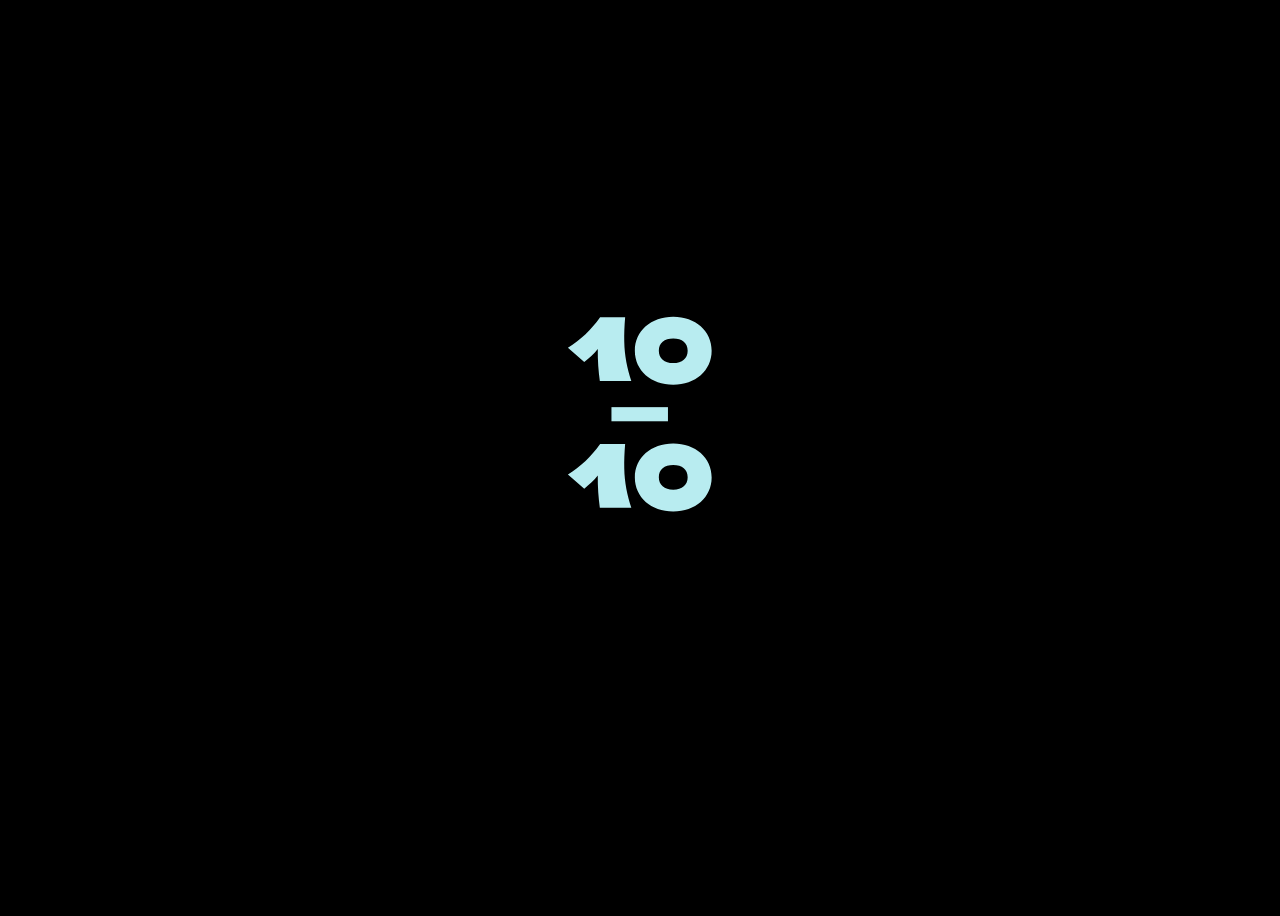
<file: index.html>
<!doctype html>
<html lang="de">
<head>
<meta charset="utf-8">
<meta name="viewport" content="width=device-width, initial-scale=1, viewport-fit=cover">
<title>10/10</title>
<meta name="description" content="10/10 – bald im App Store. Zuerst in Münster.">
<meta name="theme-color" content="#000000">
<link rel="preload" href="fonts/rubik-900.woff2" as="font" type="font/woff2" crossorigin>
<link rel="preload" href="fonts/Barlow-Regular.ttf" as="font" type="font/ttf" crossorigin>
<link rel="icon" href="favicon.ico" sizes="48x48">
<link rel="icon" href="favicon.svg" type="image/svg+xml">
<link rel="icon" href="icons/icon-32.png" type="image/png" sizes="32x32">
<link rel="icon" href="icons/icon-192.png" type="image/png" sizes="192x192">
<link rel="apple-touch-icon" href="apple-touch-icon.png">
<style>
  /* Self-hosted fonts: no requests to Google or other third parties. */
  @font-face { font-family: 'Barlow'; src: url('fonts/Barlow-Regular.ttf') format('truetype'); font-weight: 400; font-display: swap; }
  @font-face { font-family: 'Rubik'; src: url('fonts/rubik-900.woff2') format('woff2'); font-weight: 900; font-display: block; }
  :root {
    --bg: #000;
    --ice: #b8ecf0;
    --text: #f2f0eb;
    --muted: #8a8f91;
    --line: rgba(184, 236, 240, .16);
    --ease: cubic-bezier(.7, 0, .2, 1);
    --glide: cubic-bezier(.55, 0, .2, 1);
  }
  * { box-sizing: border-box; margin: 0; padding: 0; }
  html { background: var(--bg); }
  body {
    background: var(--bg);
    color: var(--text);
    font: 400 14px/1.6 'Barlow', system-ui, sans-serif;
    -webkit-font-smoothing: antialiased;
    min-height: 100svh;
    display: flex;
    flex-direction: column;
    overflow-x: hidden;
  }
  body.intro { overflow: hidden; }

  /* ---------- Logo stage ----------
     The stage always has its final layout. During the intro JS moves/scales the
     logo into the viewport centre (--dx, --dy, --s); moving up then only animates
     transform, which avoids per-frame relayout (the old height/width transition
     stuttered). */
  .stage {
    height: 28svh;
    padding-top: 4svh;
    display: grid;
    place-items: center;
  }
  .logo {
    display: block;
    width: min(24vw, 15svh);
    height: auto;
    fill: var(--ice);
    transform: translate(var(--dx, 0), var(--dy, 0)) scale(var(--s, 1));
    transition: transform .9s var(--glide);
    will-change: transform;
  }
  body.done .logo { transform: none; }

  .num { opacity: 0; }
  .num.on { opacity: 1; }

  /* ---------- Info ---------- */
  .info {
    width: min(100% - 32px, 720px);
    margin: 0 auto;
    padding: 6svh 0 28px;
    flex: 1 0 auto;
    display: flex;
    flex-direction: column;
  }
  .reveal {
    opacity: 0;
    transform: translateY(16px);
    transition: opacity .7s ease, transform .7s var(--ease);
  }
  body.done .reveal { opacity: 1; transform: none; }
  body.done .reveal:nth-child(1) { transition-delay: .45s; }
  body.done .reveal:nth-child(2) { transition-delay: .57s; }
  body.done .reveal:nth-child(3) { transition-delay: .69s; }
  body.done .reveal:nth-child(4) { transition-delay: .81s; }
  body.done .reveal:nth-child(5) { transition-delay: .93s; }
  body.done footer.reveal { transition-delay: .8s; }

  .hook { text-align: center; }
  .kicker {
    color: var(--ice);
    text-align: center;
    margin-bottom: 20px;
  }
  .lead {
    margin: 8px auto 0;
    max-width: 22em;
    text-align: center;
    color: var(--muted);
  }

  /* Text block centred vertically between logo and button; button sits just above the footer */
  .info > section { margin: auto 0; padding: 24px 0 40px; }
  .cta { text-align: center; }
  .badge {
    display: inline-flex;
    align-items: center;
    gap: 10px;
    height: 42px;
    padding: 0 22px;
    border: 1px solid var(--ice);
    background: var(--ice);
    color: #000;
    font: inherit;
    line-height: 1;
    text-decoration: none;
    white-space: nowrap;
  }
  .badge svg { width: 15px; height: 15px; fill: currentColor; }
  .cta small { display: block; margin-top: 12px; font-size: inherit; color: var(--muted); }

  /* Always at the bottom of the page / viewport, above the iPhone home indicator */
  footer {
    padding: 24px 12px calc(24px + env(safe-area-inset-bottom));
    border-top: 1px solid var(--line);
    display: flex;
    justify-content: center;
    /* Always one row: spacing and size shrink on narrow phones */
    gap: clamp(8px, 3.6vw, 28px);
    font-size: clamp(11px, 3.4vw, 14px);
    white-space: nowrap;
    color: var(--muted);
  }
  footer a { color: inherit; text-decoration: none; }
  footer a:hover { color: var(--text); }

  @media (max-width: 599px) {
    .stage { height: 26svh; }
  }

  /* Wider screens: logo left, text and button right, side by side */
  @media (min-width: 600px) {
    body {
      display: grid;
      grid-template-columns: 1fr 1fr;
      grid-template-rows: 1fr auto;
    }
    .stage {
      height: auto;
      padding: 0 clamp(24px, 5vw, 64px) 0 16px;
      place-items: center end;
    }
    .logo { width: min(26vw, 17svh); }
    .info {
      width: auto;
      margin: 0;
      padding: 0 16px 0 clamp(24px, 5vw, 64px);
      justify-content: center;
      position: relative;
      align-self: center;
      min-height: 30svh;
    }
    /* Divider only appears once the logo starts sliding left */
    .info::before {
      content: '';
      position: absolute;
      left: 0; top: 0; bottom: 0;
      width: 1px;
      background: var(--line);
      opacity: 0;
      transition: opacity .9s var(--glide);
    }
    body.done .info::before { opacity: 1; }
    .info > section { margin: 0; padding: 0 0 32px; }
    .hook, .kicker, .lead, .cta { text-align: left; }
    .lead { margin: 8px 0 0; }
    footer { grid-column: 1 / -1; }
  }

  /* Returning visitors: show the final state without any animation */
  body.instant, body.instant * { transition: none !important; }

  @media (prefers-reduced-motion: reduce) {
    .logo, .reveal, .info::before { transition: none !important; }
  }
</style>
</head>
<body class="intro">

<header class="stage">
  <!-- Logo traced from Logo101010.pdf: bar + "10" below; numerator above is animated -->
  <svg class="logo" viewBox="205 -225 1040 1375" role="img" aria-label="10 von 10">
    <defs>
      <path id="g1" d="M454 665H624C619 725 617 780 618 830C620 930 638 1010 666 1099H452C443 1030 437 960 438 880C410 915 380 942 346 969L235 872C320 820 392 752 454 665Z"/>
      <path id="g0" fill-rule="evenodd" d="M951 662C1102 662 1212 759 1212 893C1212 1027 1102 1124 951 1124C800 1124 690 1027 690 893C690 759 800 662 951 662ZM951 809C1012 809 1049 840 1049 892C1049 945 1012 976 951 976C890 976 853 945 853 892C853 840 890 809 951 809Z"/>
    </defs>

    <!-- numerator: 1 … 10 (shifted up by 861 so it mirrors the "10" below the bar) -->
    <g id="numerator" transform="translate(0 -861)">
      <use class="num" data-n="1" href="#g1" x="272"/>
      <text class="num digit" data-n="2">2</text>
      <text class="num digit" data-n="3">3</text>
      <text class="num digit" data-n="4">4</text>
      <text class="num digit" data-n="5">5</text>
      <text class="num digit" data-n="6">6</text>
      <text class="num digit" data-n="7">7</text>
      <text class="num digit" data-n="8">8</text>
      <text class="num digit" data-n="9">9</text>
      <g class="num" data-n="10"><use href="#g1"/><use href="#g0"/></g>
    </g>

    <rect x="531" y="415" width="384" height="96"/>
    <use href="#g1"/>
    <use href="#g0"/>
  </svg>
</header>

<main class="info">
  <section class="reveal">
    <p class="hook">10 von 10?</p>
    <p class="kicker">I doubt it</p>
    <p class="lead">10/10 startet in Kürze – zuerst in Münster. Halte dich bereit.</p>
  </section>

  <div class="cta reveal">
    <a class="badge" href="#" aria-disabled="true">
      <svg viewBox="0 0 24 24" aria-hidden="true"><path d="M16.4 12.6c0-2.6 2.1-3.8 2.2-3.9-1.2-1.8-3.1-2-3.7-2-1.6-.2-3.1.9-3.9.9s-2-.9-3.4-.9c-1.7 0-3.3 1-4.2 2.6-1.8 3.1-.5 7.7 1.3 10.2.9 1.2 1.9 2.6 3.2 2.6s1.8-.8 3.3-.8 2 .8 3.4.8 2.2-1.3 3.1-2.5c1-1.4 1.4-2.8 1.4-2.9 0 0-2.7-1-2.7-4.1zM13.9 4.9c.7-.9 1.2-2 1-3.2-1 .1-2.3.7-3 1.6-.7.8-1.2 2-1.1 3.1 1.2.1 2.3-.6 3.1-1.5z"/></svg>
      Bald im App Store
    </a>
    <small>Für iPhone</small>
  </div>

</main>
<footer class="reveal">
  <a href="impressum.html">Impressum</a>
  <a href="datenschutz.html">Datenschutz</a>
  <a href="nutzungsbedingungen.html">Nutzungsbedingungen</a>
  <a href="support.html">Support</a>
</footer>

<script>
(() => {
  const body = document.body;
  const nums = [...document.querySelectorAll('.num')];
  const reduced = matchMedia('(prefers-reduced-motion: reduce)').matches;

  // Size Rubik digits 2–9 to the cap height of the traced "1" and centre them over the bar.
  function fitDigits() {
    const CENTER_X = 723, TOP = 665, BOTTOM = 1099; // numerator coords before the -861 shift
    // getBBox() on <text> returns the line box, so measure the glyph ink with canvas instead.
    const ctx = document.createElement('canvas').getContext('2d');
    ctx.font = '900 100px "Rubik"';
    document.querySelectorAll('.digit').forEach(t => {
      const m = ctx.measureText(t.textContent);
      const ink = m.actualBoundingBoxAscent + m.actualBoundingBoxDescent;
      const s = (BOTTOM - TOP) / ink;
      const inkCenter = (m.actualBoundingBoxRight - m.actualBoundingBoxLeft) / 2;
      t.setAttribute('font-family', 'Rubik');
      t.setAttribute('font-weight', 900);
      t.setAttribute('font-size', 100 * s);
      t.setAttribute('x', CENTER_X - inkCenter * s);
      t.setAttribute('y', BOTTOM - m.actualBoundingBoxDescent * s);
    });
  }

  // During the intro, centre the logo in the viewport at its intro size.
  const logo = document.querySelector('.logo');
  const sideBySide = matchMedia('(min-width: 600px)');
  function placeIntro() {
    if (!body.classList.contains('intro')) return;
    logo.style.transition = 'none';
    logo.style.setProperty('--dx', '0px');
    logo.style.setProperty('--dy', '0px');
    logo.style.setProperty('--s', 1);
    const r = logo.getBoundingClientRect();
    const introWidth = Math.min(innerWidth * .26, innerHeight * .17);
    logo.style.setProperty('--dx', (innerWidth / 2 - (r.left + r.width / 2)) + 'px');
    // Side by side the logo only slides left, so keep its final height.
    const dy = sideBySide.matches ? 0 : innerHeight / 2 - (r.top + r.height / 2);
    logo.style.setProperty('--dy', dy + 'px');
    logo.style.setProperty('--s', introWidth / r.width);
    logo.getBoundingClientRect(); // apply before re-enabling the transition
    logo.style.transition = '';
  }
  placeIntro();
  addEventListener('resize', placeIntro);

  const show = n => nums.forEach(el => el.classList.toggle('on', +el.dataset.n === n));
  const finish = () => { show(10); body.classList.add('done'); body.classList.remove('intro'); };

  // Fast at first, braking towards 10.
  const steps = [350, 70, 60, 55, 55, 65, 80, 105, 150, 220];

  // The intro plays once per browser session; coming back from a subpage skips it.
  let seen = false;
  try { seen = sessionStorage.getItem('introSeen') === '1'; sessionStorage.setItem('introSeen', '1'); } catch (e) {}
  if (!seen && document.referrer) {
    try { seen = new URL(document.referrer).host === location.host; } catch (e) {}
  }
  if (seen) {
    body.classList.add('instant');
    finish();
    // Re-enable transitions (hover etc.) once the final state is painted.
    requestAnimationFrame(() => requestAnimationFrame(() => body.classList.remove('instant')));
  }

  // Wait for the (preloaded) digit font so digits 2-9 are visible while counting,
  // but never longer than 1.5 s on slow networks; digits are re-fitted on arrival.
  const fontReady = document.fonts ? document.fonts.load('900 100px "Rubik"').catch(() => {}) : Promise.resolve();
  fontReady.then(fitDigits);
  Promise.race([fontReady, new Promise(r => setTimeout(r, 1500))])
    .then(() => {
      fitDigits();
      if (reduced || seen) return finish();
      let t = 0;
      const live = () => body.classList.contains('intro');
      steps.forEach((d, i) => { t += d; setTimeout(() => live() && show(i + 1), t); });
      setTimeout(() => live() && finish(), t + 500);
    });

  // Skip the intro on click / key.
  addEventListener('pointerdown', () => body.classList.contains('intro') && finish(), { once: true });
})();
</script>
</body>
</html>
</file>
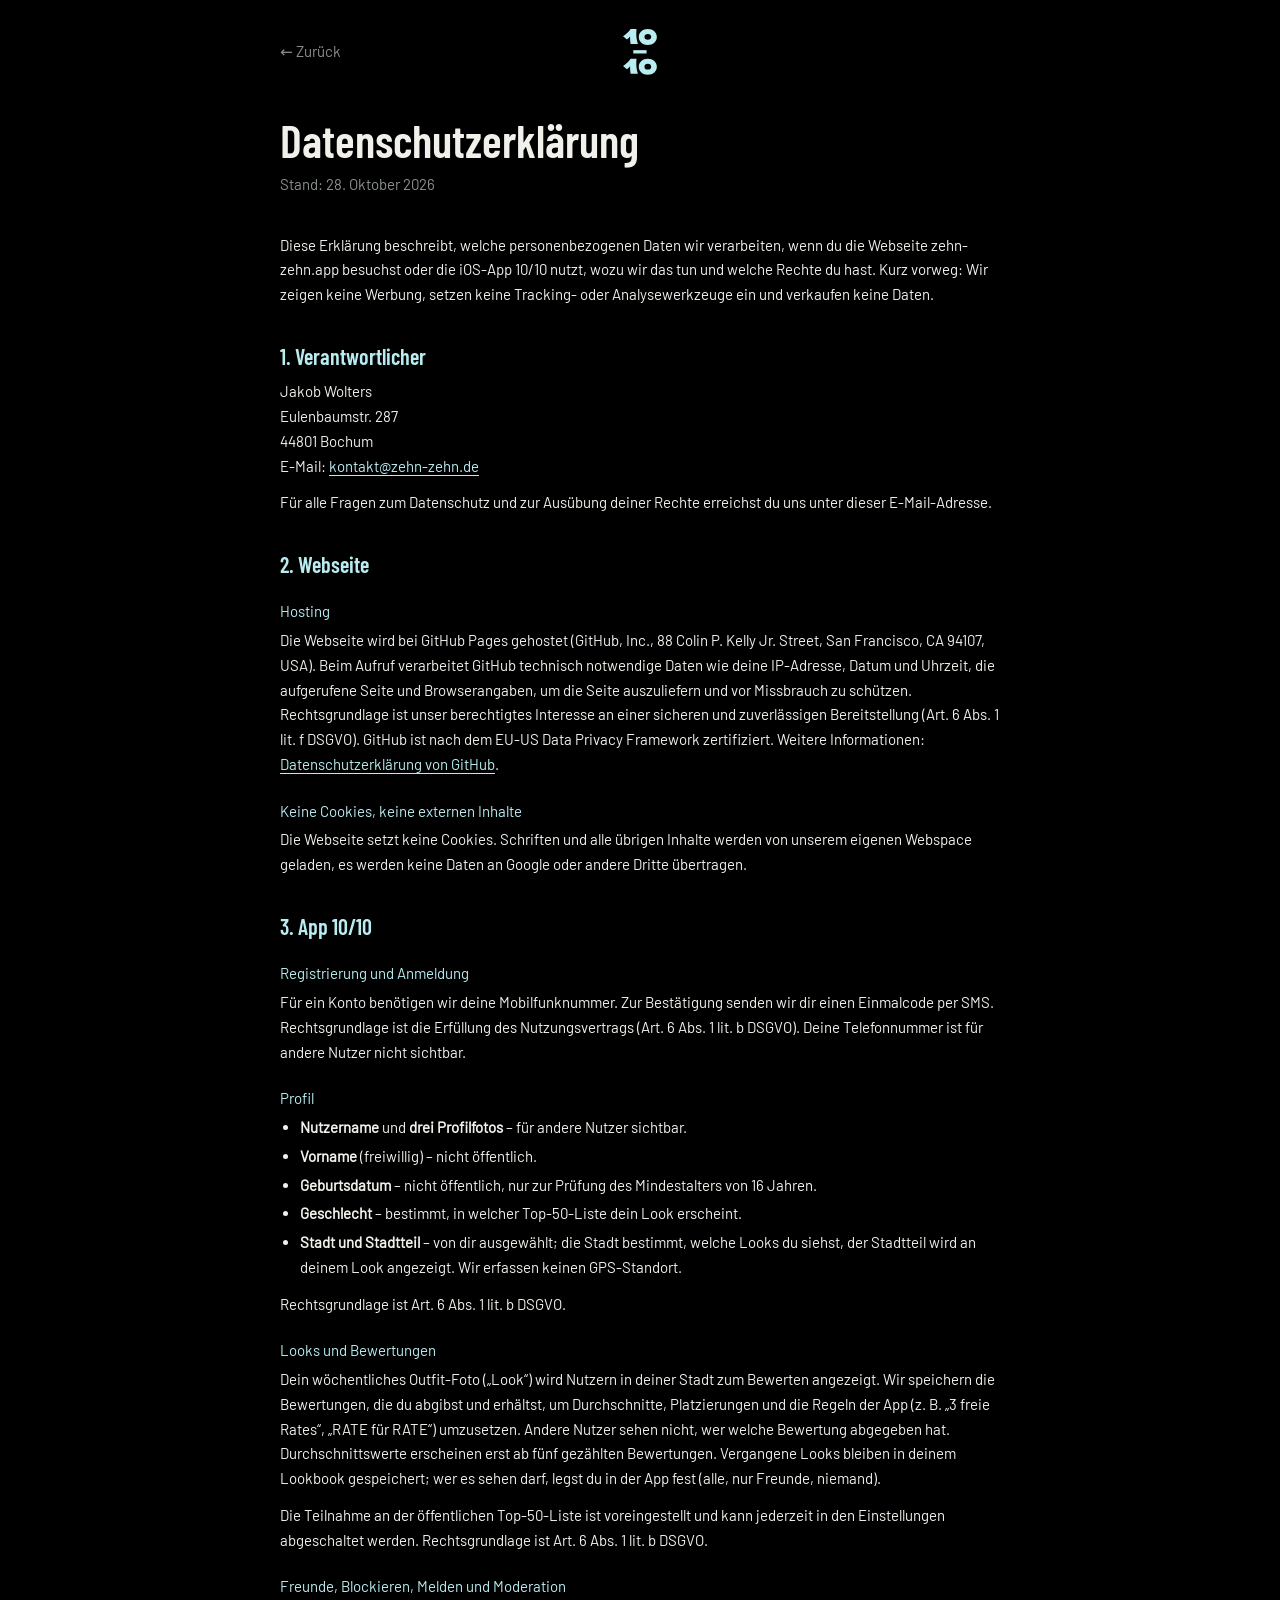
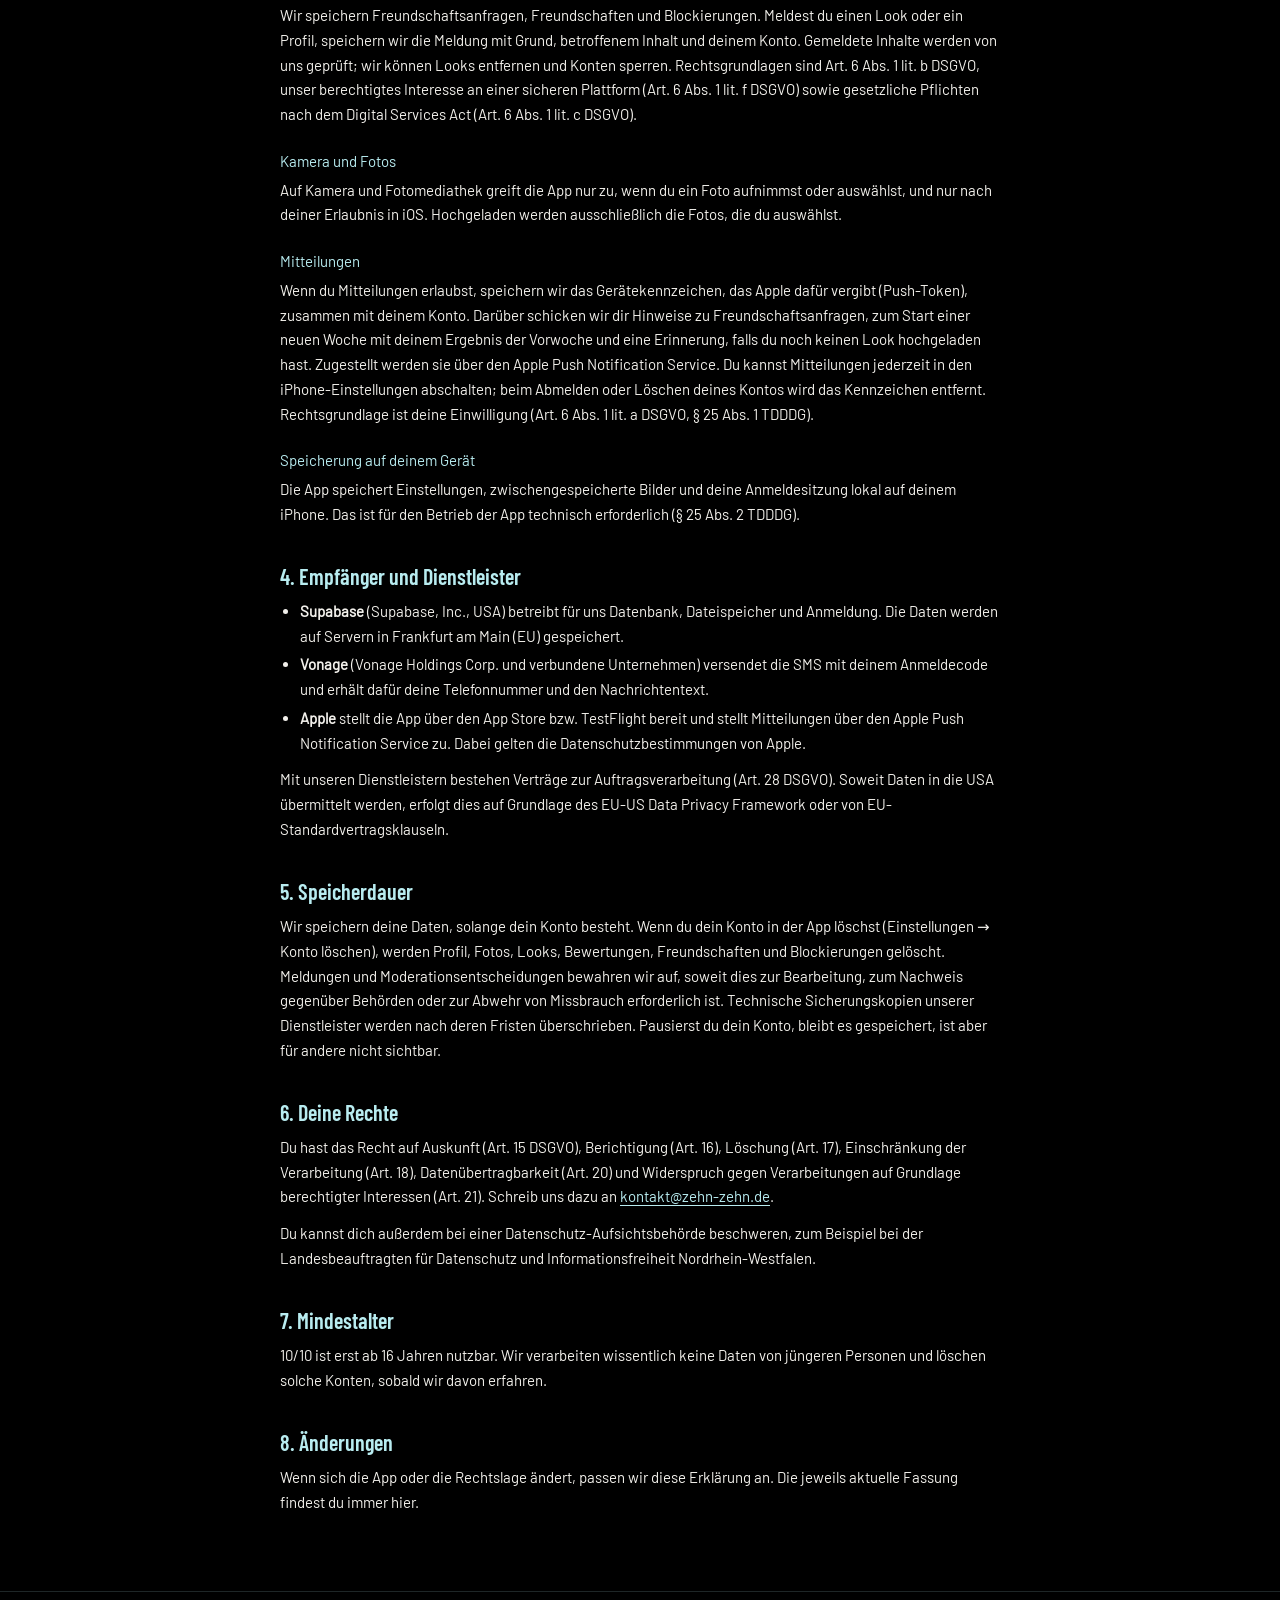
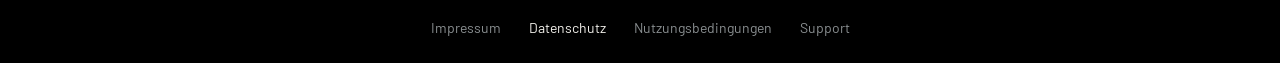
<file: datenschutz.html>
<!doctype html>
<html lang="de">
<head>
<meta charset="utf-8">
<meta name="viewport" content="width=device-width, initial-scale=1, viewport-fit=cover">
<title>Datenschutz – 10/10</title>
<meta name="description" content="Datenschutzerklärung für die App 10/10 und zehn-zehn.app.">
<meta name="theme-color" content="#000000">
<link rel="icon" href="favicon.ico" sizes="48x48">
<link rel="icon" href="favicon.svg" type="image/svg+xml">
<link rel="icon" href="icons/icon-32.png" type="image/png" sizes="32x32">
<link rel="icon" href="icons/icon-192.png" type="image/png" sizes="192x192">
<link rel="apple-touch-icon" href="apple-touch-icon.png">
<link rel="stylesheet" href="style.css">
</head>
<body>
<header class="top"><a class="back" href="./">← Zurück</a><a class="home" href="./"><svg viewBox="205 -225 1040 1375" role="img" aria-label="10/10 – zur Startseite">
<defs><path id="g1" d="M454 665H624C619 725 617 780 618 830C620 930 638 1010 666 1099H452C443 1030 437 960 438 880C410 915 380 942 346 969L235 872C320 820 392 752 454 665Z"/><path id="g0" fill-rule="evenodd" d="M951 662C1102 662 1212 759 1212 893C1212 1027 1102 1124 951 1124C800 1124 690 1027 690 893C690 759 800 662 951 662ZM951 809C1012 809 1049 840 1049 892C1049 945 1012 976 951 976C890 976 853 945 853 892C853 840 890 809 951 809Z"/></defs>
<g transform="translate(0 -861)"><use href="#g1"/><use href="#g0"/></g><rect x="531" y="415" width="384" height="96"/><use href="#g1"/><use href="#g0"/></svg></a></header>
<main class="text">
<h1>Datenschutzerklärung</h1>
<p class="stand">Stand: 28. Oktober 2026</p>

<p>Diese Erklärung beschreibt, welche personenbezogenen Daten wir verarbeiten, wenn du die
Webseite zehn-zehn.app besuchst oder die iOS-App 10/10 nutzt, wozu wir das tun und welche
Rechte du hast. Kurz vorweg: Wir zeigen keine Werbung, setzen keine Tracking- oder
Analysewerkzeuge ein und verkaufen keine Daten.</p>

<h2>1. Verantwortlicher</h2>
<address>Jakob Wolters<br>Eulenbaumstr. 287<br>44801 Bochum<br>E-Mail: <a href="mailto:kontakt@zehn-zehn.de">kontakt@zehn-zehn.de</a></address>
<p>Für alle Fragen zum Datenschutz und zur Ausübung deiner Rechte erreichst du uns unter dieser
E-Mail-Adresse.</p>

<h2>2. Webseite</h2>
<h3>Hosting</h3>
<p>Die Webseite wird bei GitHub Pages gehostet (GitHub, Inc., 88 Colin P. Kelly Jr. Street,
San Francisco, CA 94107, USA). Beim Aufruf verarbeitet GitHub technisch notwendige Daten wie
deine IP-Adresse, Datum und Uhrzeit, die aufgerufene Seite und Browserangaben, um die Seite
auszuliefern und vor Missbrauch zu schützen. Rechtsgrundlage ist unser berechtigtes Interesse
an einer sicheren und zuverlässigen Bereitstellung (Art. 6 Abs. 1 lit. f DSGVO). GitHub ist
nach dem EU-US Data Privacy Framework zertifiziert. Weitere Informationen:
<a href="https://docs.github.com/de/site-policy/privacy-policies/github-general-privacy-statement">Datenschutzerklärung von GitHub</a>.</p>
<h3>Keine Cookies, keine externen Inhalte</h3>
<p>Die Webseite setzt keine Cookies. Schriften und alle übrigen Inhalte werden von unserem
eigenen Webspace geladen, es werden keine Daten an Google oder andere Dritte übertragen.</p>

<h2>3. App 10/10</h2>
<h3>Registrierung und Anmeldung</h3>
<p>Für ein Konto benötigen wir deine Mobilfunknummer. Zur Bestätigung senden wir dir einen
Einmalcode per SMS. Rechtsgrundlage ist die Erfüllung des Nutzungsvertrags
(Art. 6 Abs. 1 lit. b DSGVO). Deine Telefonnummer ist für andere Nutzer nicht sichtbar.</p>

<h3>Profil</h3>
<ul>
  <li><strong>Nutzername</strong> und <strong>drei Profilfotos</strong> – für andere Nutzer sichtbar.</li>
  <li><strong>Vorname</strong> (freiwillig) – nicht öffentlich.</li>
  <li><strong>Geburtsdatum</strong> – nicht öffentlich, nur zur Prüfung des Mindestalters von 16 Jahren.</li>
  <li><strong>Geschlecht</strong> – bestimmt, in welcher Top-50-Liste dein Look erscheint.</li>
  <li><strong>Stadt und Stadtteil</strong> – von dir ausgewählt; die Stadt bestimmt, welche Looks
  du siehst, der Stadtteil wird an deinem Look angezeigt. Wir erfassen keinen GPS-Standort.</li>
</ul>
<p>Rechtsgrundlage ist Art. 6 Abs. 1 lit. b DSGVO.</p>

<h3>Looks und Bewertungen</h3>
<p>Dein wöchentliches Outfit-Foto („Look“) wird Nutzern in deiner Stadt zum Bewerten angezeigt.
Wir speichern die Bewertungen, die du abgibst und erhältst, um Durchschnitte, Platzierungen und
die Regeln der App (z. B. „3 freie Rates“, „RATE für RATE“) umzusetzen. Andere Nutzer sehen
nicht, wer welche Bewertung abgegeben hat. Durchschnittswerte erscheinen erst ab fünf gezählten
Bewertungen. Vergangene Looks bleiben in deinem Lookbook gespeichert; wer es sehen darf, legst du
in der App fest (alle, nur Freunde, niemand).</p>
<p>Die Teilnahme an der öffentlichen Top-50-Liste ist voreingestellt und kann jederzeit in den
Einstellungen abgeschaltet werden. Rechtsgrundlage ist Art. 6 Abs. 1 lit. b DSGVO.</p>

<h3>Freunde, Blockieren, Melden und Moderation</h3>
<p>Wir speichern Freundschaftsanfragen, Freundschaften und Blockierungen. Meldest du einen Look
oder ein Profil, speichern wir die Meldung mit Grund, betroffenem Inhalt und deinem Konto. Gemeldete
Inhalte werden von uns geprüft; wir können Looks entfernen und Konten sperren. Rechtsgrundlagen
sind Art. 6 Abs. 1 lit. b DSGVO, unser berechtigtes Interesse an einer sicheren Plattform
(Art. 6 Abs. 1 lit. f DSGVO) sowie gesetzliche Pflichten nach dem Digital Services Act
(Art. 6 Abs. 1 lit. c DSGVO).</p>

<h3>Kamera und Fotos</h3>
<p>Auf Kamera und Fotomediathek greift die App nur zu, wenn du ein Foto aufnimmst oder auswählst,
und nur nach deiner Erlaubnis in iOS. Hochgeladen werden ausschließlich die Fotos, die du
auswählst.</p>

<h3>Mitteilungen</h3>
<p>Wenn du Mitteilungen erlaubst, speichern wir das Gerätekennzeichen, das Apple dafür vergibt
(Push-Token), zusammen mit deinem Konto. Darüber schicken wir dir Hinweise zu Freundschaftsanfragen,
zum Start einer neuen Woche mit deinem Ergebnis der Vorwoche und eine Erinnerung, falls du noch
keinen Look hochgeladen hast. Zugestellt werden sie über den Apple Push Notification Service.
Du kannst Mitteilungen jederzeit in den iPhone-Einstellungen abschalten; beim Abmelden oder Löschen
deines Kontos wird das Kennzeichen entfernt. Rechtsgrundlage ist deine Einwilligung
(Art. 6 Abs. 1 lit. a DSGVO, § 25 Abs. 1 TDDDG).</p>

<h3>Speicherung auf deinem Gerät</h3>
<p>Die App speichert Einstellungen, zwischengespeicherte Bilder und deine Anmeldesitzung lokal
auf deinem iPhone. Das ist für den Betrieb der App technisch erforderlich (§ 25 Abs. 2 TDDDG).</p>

<h2>4. Empfänger und Dienstleister</h2>
<ul>
  <li><strong>Supabase</strong> (Supabase, Inc., USA) betreibt für uns Datenbank, Dateispeicher
  und Anmeldung. Die Daten werden auf Servern in Frankfurt am Main (EU) gespeichert.</li>
  <li><strong>Vonage</strong> (Vonage Holdings Corp. und verbundene Unternehmen) versendet die
  SMS mit deinem Anmeldecode und erhält dafür deine Telefonnummer und den Nachrichtentext.</li>
  <li><strong>Apple</strong> stellt die App über den App Store bzw. TestFlight bereit und stellt
  Mitteilungen über den Apple Push Notification Service zu. Dabei gelten die
  Datenschutzbestimmungen von Apple.</li>
</ul>
<p>Mit unseren Dienstleistern bestehen Verträge zur Auftragsverarbeitung (Art. 28 DSGVO). Soweit
Daten in die USA übermittelt werden, erfolgt dies auf Grundlage des EU-US Data Privacy Framework
oder von EU-Standardvertragsklauseln.</p>

<h2>5. Speicherdauer</h2>
<p>Wir speichern deine Daten, solange dein Konto besteht. Wenn du dein Konto in der App löschst
(Einstellungen → Konto löschen), werden Profil, Fotos, Looks, Bewertungen, Freundschaften und
Blockierungen gelöscht. Meldungen und Moderationsentscheidungen bewahren wir auf, soweit dies
zur Bearbeitung, zum Nachweis gegenüber Behörden oder zur Abwehr von Missbrauch erforderlich ist.
Technische Sicherungskopien unserer Dienstleister werden nach deren Fristen überschrieben.
Pausierst du dein Konto, bleibt es gespeichert, ist aber für andere nicht sichtbar.</p>

<h2>6. Deine Rechte</h2>
<p>Du hast das Recht auf Auskunft (Art. 15 DSGVO), Berichtigung (Art. 16), Löschung (Art. 17),
Einschränkung der Verarbeitung (Art. 18), Datenübertragbarkeit (Art. 20) und Widerspruch gegen
Verarbeitungen auf Grundlage berechtigter Interessen (Art. 21). Schreib uns dazu an <a href="mailto:kontakt@zehn-zehn.de">kontakt@zehn-zehn.de</a>.</p>
<p>Du kannst dich außerdem bei einer Datenschutz-Aufsichtsbehörde beschweren, zum Beispiel bei
der Landesbeauftragten für Datenschutz und Informationsfreiheit Nordrhein-Westfalen.</p>

<h2>7. Mindestalter</h2>
<p>10/10 ist erst ab 16 Jahren nutzbar. Wir verarbeiten wissentlich keine Daten von jüngeren
Personen und löschen solche Konten, sobald wir davon erfahren.</p>

<h2>8. Änderungen</h2>
<p>Wenn sich die App oder die Rechtslage ändert, passen wir diese Erklärung an. Die jeweils
aktuelle Fassung findest du immer hier.</p>
</main>
<footer>
  <a href="impressum.html">Impressum</a>
  <a href="datenschutz.html" aria-current="page">Datenschutz</a>
  <a href="nutzungsbedingungen.html">Nutzungsbedingungen</a>
  <a href="support.html">Support</a>
</footer>
</body>
</html>
</file>
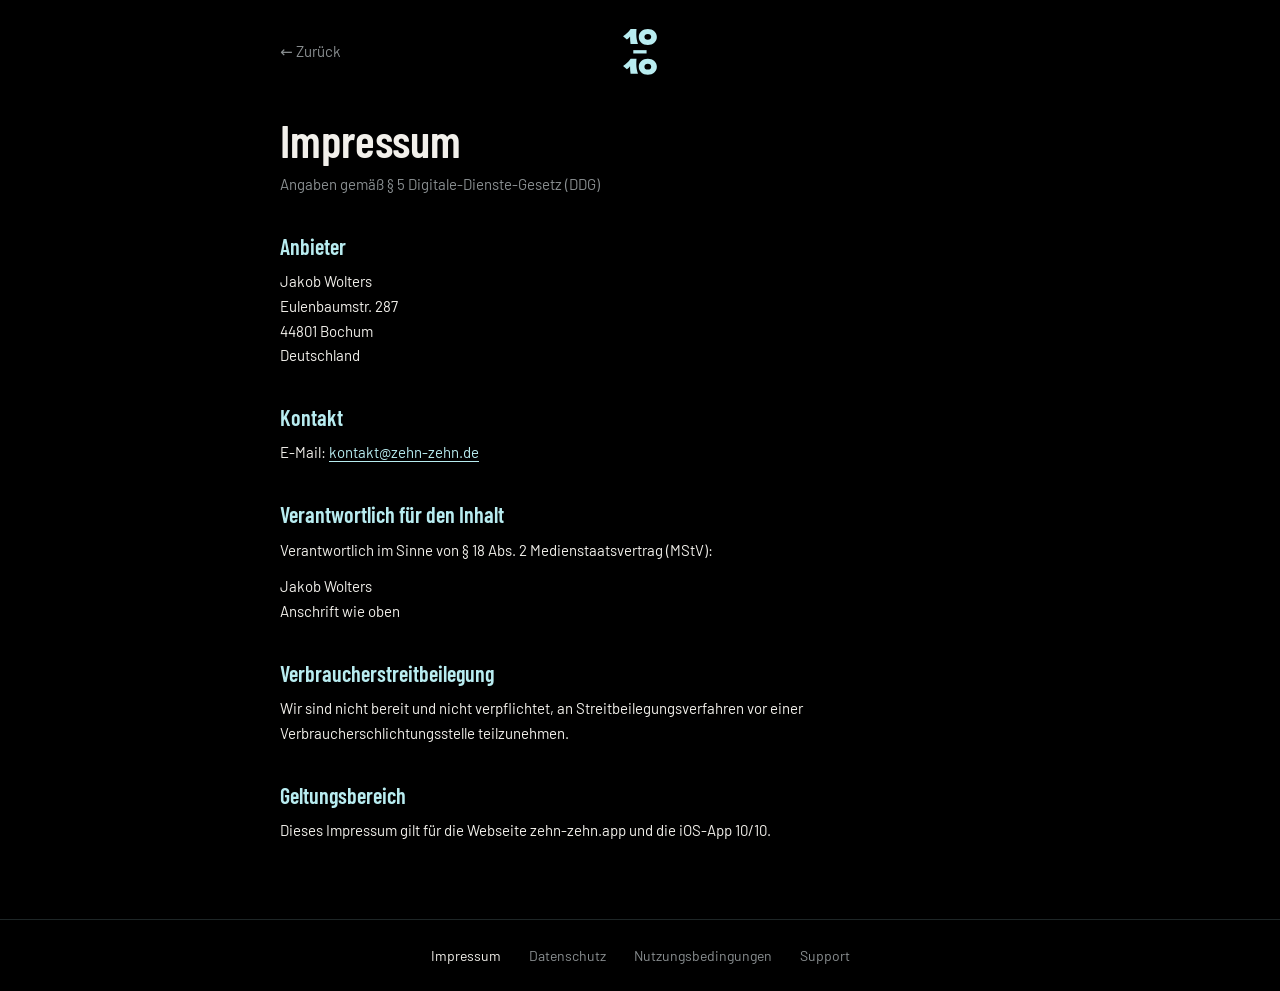
<file: impressum.html>
<!doctype html>
<html lang="de">
<head>
<meta charset="utf-8">
<meta name="viewport" content="width=device-width, initial-scale=1, viewport-fit=cover">
<title>Impressum – 10/10</title>
<meta name="description" content="Impressum von 10/10.">
<meta name="theme-color" content="#000000">
<link rel="icon" href="favicon.ico" sizes="48x48">
<link rel="icon" href="favicon.svg" type="image/svg+xml">
<link rel="icon" href="icons/icon-32.png" type="image/png" sizes="32x32">
<link rel="icon" href="icons/icon-192.png" type="image/png" sizes="192x192">
<link rel="apple-touch-icon" href="apple-touch-icon.png">
<link rel="stylesheet" href="style.css">
</head>
<body>
<header class="top"><a class="back" href="./">← Zurück</a><a class="home" href="./"><svg viewBox="205 -225 1040 1375" role="img" aria-label="10/10 – zur Startseite">
<defs><path id="g1" d="M454 665H624C619 725 617 780 618 830C620 930 638 1010 666 1099H452C443 1030 437 960 438 880C410 915 380 942 346 969L235 872C320 820 392 752 454 665Z"/><path id="g0" fill-rule="evenodd" d="M951 662C1102 662 1212 759 1212 893C1212 1027 1102 1124 951 1124C800 1124 690 1027 690 893C690 759 800 662 951 662ZM951 809C1012 809 1049 840 1049 892C1049 945 1012 976 951 976C890 976 853 945 853 892C853 840 890 809 951 809Z"/></defs>
<g transform="translate(0 -861)"><use href="#g1"/><use href="#g0"/></g><rect x="531" y="415" width="384" height="96"/><use href="#g1"/><use href="#g0"/></svg></a></header>
<main class="text">
<h1>Impressum</h1>
<p class="stand">Angaben gemäß § 5 Digitale-Dienste-Gesetz (DDG)</p>

<h2>Anbieter</h2>
<address>Jakob Wolters<br>Eulenbaumstr. 287<br>44801 Bochum<br>Deutschland</address>

<h2>Kontakt</h2>
<p>E-Mail: <a href="mailto:kontakt@zehn-zehn.de">kontakt@zehn-zehn.de</a></p>

<h2>Verantwortlich für den Inhalt</h2>
<p>Verantwortlich im Sinne von § 18 Abs. 2 Medienstaatsvertrag (MStV):</p>
<address>Jakob Wolters<br>Anschrift wie oben</address>

<h2>Verbraucherstreitbeilegung</h2>
<p>Wir sind nicht bereit und nicht verpflichtet, an Streitbeilegungsverfahren vor einer
Verbraucherschlichtungsstelle teilzunehmen.</p>

<h2>Geltungsbereich</h2>
<p>Dieses Impressum gilt für die Webseite zehn-zehn.app und die iOS-App 10/10.</p>
</main>
<footer>
  <a href="impressum.html" aria-current="page">Impressum</a>
  <a href="datenschutz.html">Datenschutz</a>
  <a href="nutzungsbedingungen.html">Nutzungsbedingungen</a>
  <a href="support.html">Support</a>
</footer>
</body>
</html>
</file>
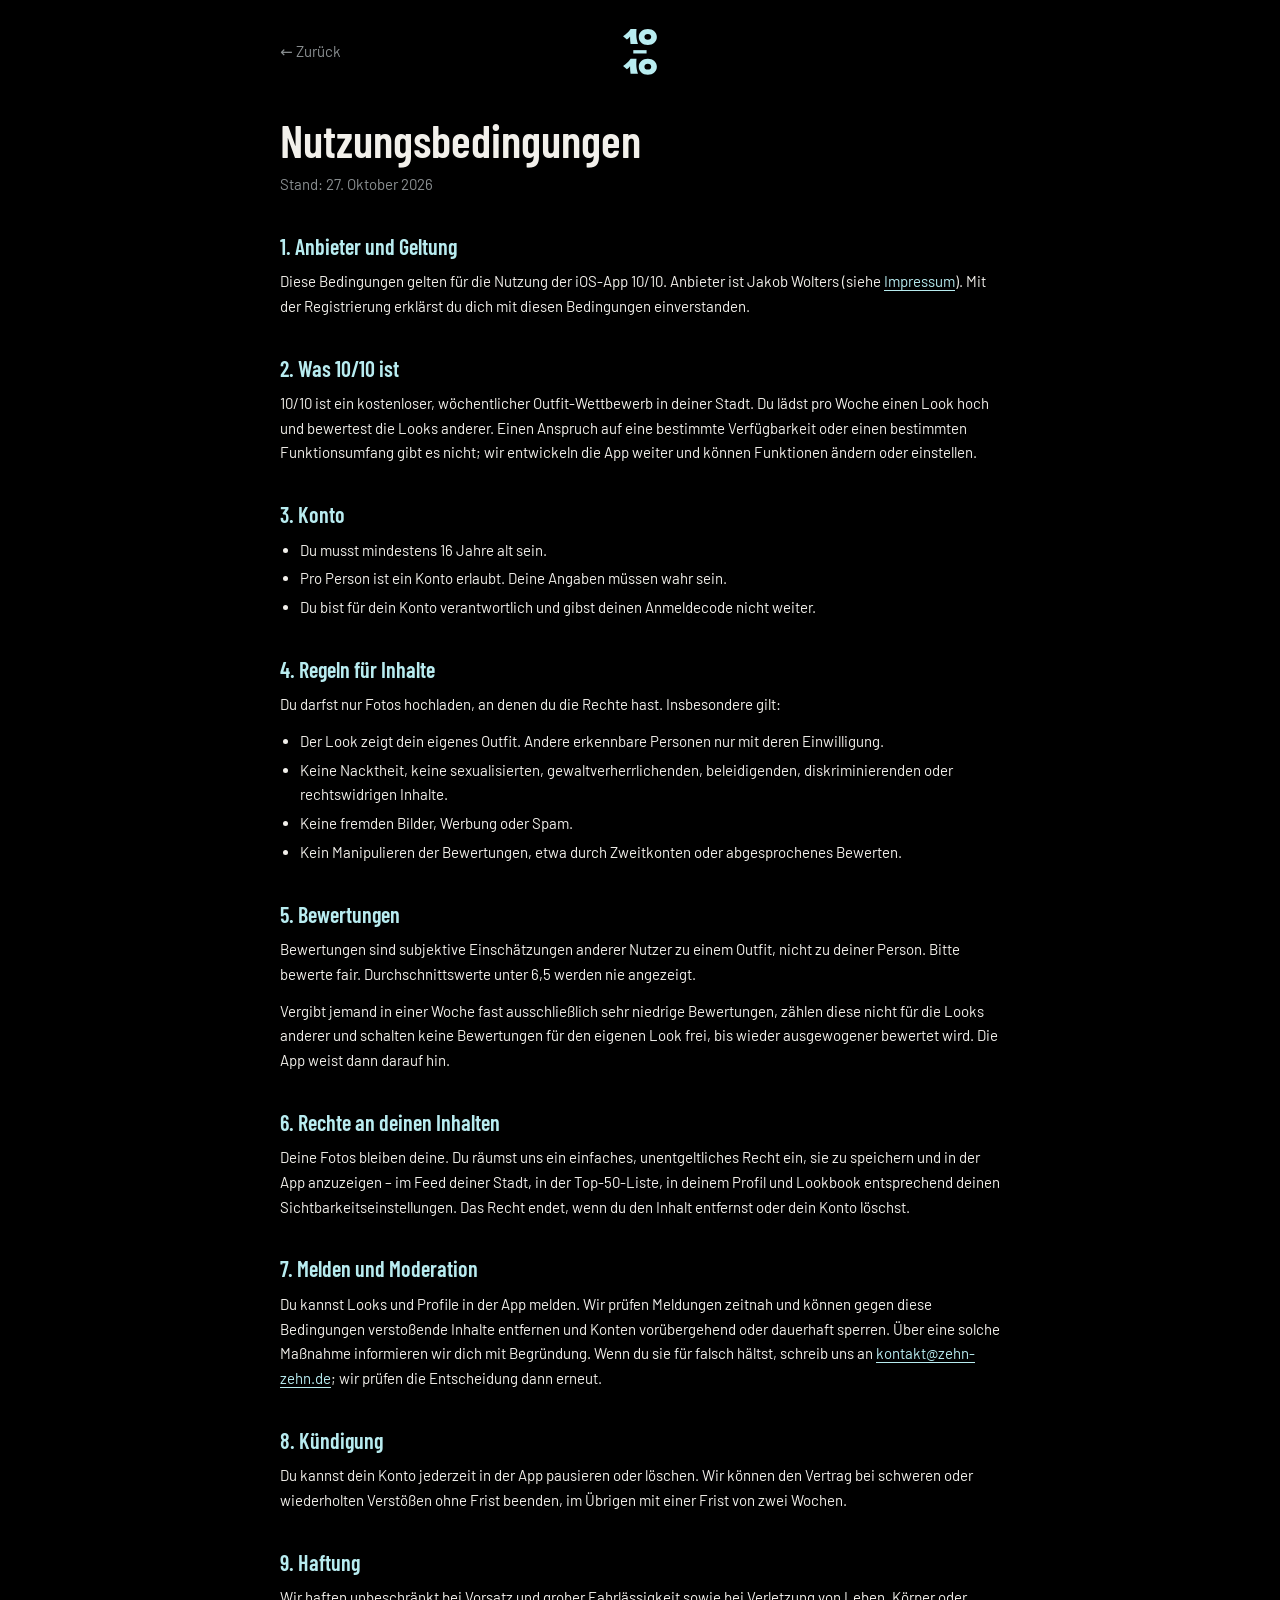
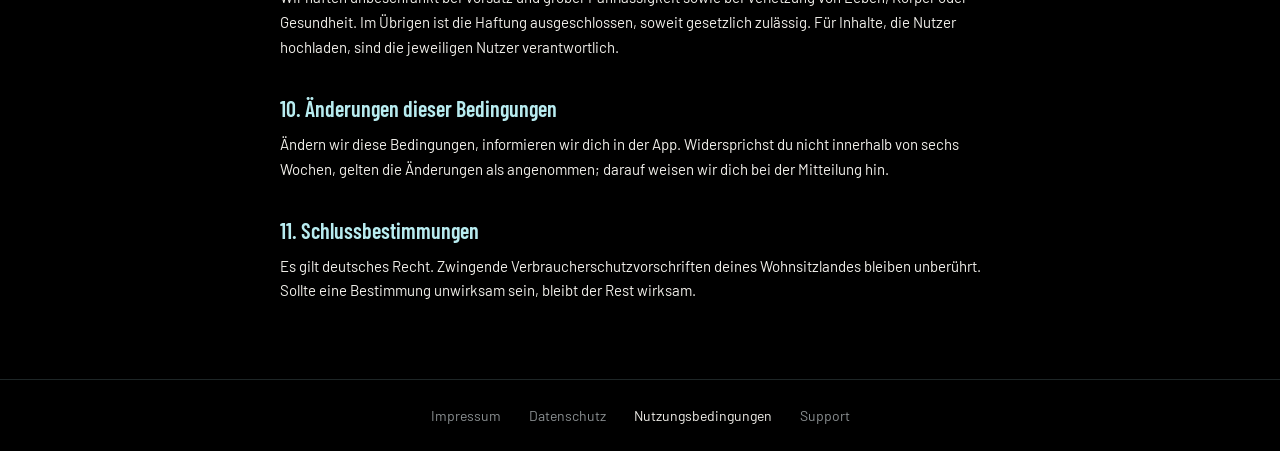
<file: nutzungsbedingungen.html>
<!doctype html>
<html lang="de">
<head>
<meta charset="utf-8">
<meta name="viewport" content="width=device-width, initial-scale=1, viewport-fit=cover">
<title>Nutzungsbedingungen – 10/10</title>
<meta name="description" content="Nutzungsbedingungen der App 10/10.">
<meta name="theme-color" content="#000000">
<link rel="icon" href="favicon.ico" sizes="48x48">
<link rel="icon" href="favicon.svg" type="image/svg+xml">
<link rel="icon" href="icons/icon-32.png" type="image/png" sizes="32x32">
<link rel="icon" href="icons/icon-192.png" type="image/png" sizes="192x192">
<link rel="apple-touch-icon" href="apple-touch-icon.png">
<link rel="stylesheet" href="style.css">
</head>
<body>
<header class="top"><a class="back" href="./">← Zurück</a><a class="home" href="./"><svg viewBox="205 -225 1040 1375" role="img" aria-label="10/10 – zur Startseite">
<defs><path id="g1" d="M454 665H624C619 725 617 780 618 830C620 930 638 1010 666 1099H452C443 1030 437 960 438 880C410 915 380 942 346 969L235 872C320 820 392 752 454 665Z"/><path id="g0" fill-rule="evenodd" d="M951 662C1102 662 1212 759 1212 893C1212 1027 1102 1124 951 1124C800 1124 690 1027 690 893C690 759 800 662 951 662ZM951 809C1012 809 1049 840 1049 892C1049 945 1012 976 951 976C890 976 853 945 853 892C853 840 890 809 951 809Z"/></defs>
<g transform="translate(0 -861)"><use href="#g1"/><use href="#g0"/></g><rect x="531" y="415" width="384" height="96"/><use href="#g1"/><use href="#g0"/></svg></a></header>
<main class="text">
<h1>Nutzungsbedingungen</h1>
<p class="stand">Stand: 27. Oktober 2026</p>

<h2>1. Anbieter und Geltung</h2>
<p>Diese Bedingungen gelten für die Nutzung der iOS-App 10/10. Anbieter ist Jakob Wolters
(siehe <a href="impressum.html">Impressum</a>). Mit der Registrierung erklärst du dich mit diesen
Bedingungen einverstanden.</p>

<h2>2. Was 10/10 ist</h2>
<p>10/10 ist ein kostenloser, wöchentlicher Outfit-Wettbewerb in deiner Stadt. Du lädst pro Woche
einen Look hoch und bewertest die Looks anderer. Einen Anspruch auf eine bestimmte Verfügbarkeit
oder einen bestimmten Funktionsumfang gibt es nicht; wir entwickeln die App weiter und können
Funktionen ändern oder einstellen.</p>

<h2>3. Konto</h2>
<ul>
  <li>Du musst mindestens 16 Jahre alt sein.</li>
  <li>Pro Person ist ein Konto erlaubt. Deine Angaben müssen wahr sein.</li>
  <li>Du bist für dein Konto verantwortlich und gibst deinen Anmeldecode nicht weiter.</li>
</ul>

<h2>4. Regeln für Inhalte</h2>
<p>Du darfst nur Fotos hochladen, an denen du die Rechte hast. Insbesondere gilt:</p>
<ul>
  <li>Der Look zeigt dein eigenes Outfit. Andere erkennbare Personen nur mit deren Einwilligung.</li>
  <li>Keine Nacktheit, keine sexualisierten, gewaltverherrlichenden, beleidigenden,
  diskriminierenden oder rechtswidrigen Inhalte.</li>
  <li>Keine fremden Bilder, Werbung oder Spam.</li>
  <li>Kein Manipulieren der Bewertungen, etwa durch Zweitkonten oder abgesprochenes Bewerten.</li>
</ul>

<h2>5. Bewertungen</h2>
<p>Bewertungen sind subjektive Einschätzungen anderer Nutzer zu einem Outfit, nicht zu deiner
Person. Bitte bewerte fair. Durchschnittswerte unter 6,5 werden nie angezeigt.</p>
<p>Vergibt jemand in einer Woche fast ausschließlich sehr niedrige Bewertungen, zählen diese
nicht für die Looks anderer und schalten keine Bewertungen für den eigenen Look frei, bis
wieder ausgewogener bewertet wird. Die App weist dann darauf hin.</p>

<h2>6. Rechte an deinen Inhalten</h2>
<p>Deine Fotos bleiben deine. Du räumst uns ein einfaches, unentgeltliches Recht ein, sie zu
speichern und in der App anzuzeigen – im Feed deiner Stadt, in der Top-50-Liste, in deinem Profil
und Lookbook entsprechend deinen Sichtbarkeitseinstellungen. Das Recht endet, wenn du den Inhalt
entfernst oder dein Konto löschst.</p>

<h2>7. Melden und Moderation</h2>
<p>Du kannst Looks und Profile in der App melden. Wir prüfen Meldungen zeitnah und können gegen
diese Bedingungen verstoßende Inhalte entfernen und Konten vorübergehend oder dauerhaft sperren.
Über eine solche Maßnahme informieren wir dich mit Begründung. Wenn du sie für falsch hältst,
schreib uns an <a href="mailto:kontakt@zehn-zehn.de">kontakt@zehn-zehn.de</a>; wir prüfen die Entscheidung dann erneut.</p>

<h2>8. Kündigung</h2>
<p>Du kannst dein Konto jederzeit in der App pausieren oder löschen. Wir können den Vertrag bei
schweren oder wiederholten Verstößen ohne Frist beenden, im Übrigen mit einer Frist von
zwei Wochen.</p>

<h2>9. Haftung</h2>
<p>Wir haften unbeschränkt bei Vorsatz und grober Fahrlässigkeit sowie bei Verletzung von Leben,
Körper oder Gesundheit. Im Übrigen ist die Haftung ausgeschlossen, soweit gesetzlich zulässig.
Für Inhalte, die Nutzer hochladen, sind die jeweiligen Nutzer verantwortlich.</p>

<h2>10. Änderungen dieser Bedingungen</h2>
<p>Ändern wir diese Bedingungen, informieren wir dich in der App. Widersprichst du nicht innerhalb
von sechs Wochen, gelten die Änderungen als angenommen; darauf weisen wir dich bei der
Mitteilung hin.</p>

<h2>11. Schlussbestimmungen</h2>
<p>Es gilt deutsches Recht. Zwingende Verbraucherschutzvorschriften deines Wohnsitzlandes bleiben
unberührt. Sollte eine Bestimmung unwirksam sein, bleibt der Rest wirksam.</p>
</main>
<footer>
  <a href="impressum.html">Impressum</a>
  <a href="datenschutz.html">Datenschutz</a>
  <a href="nutzungsbedingungen.html" aria-current="page">Nutzungsbedingungen</a>
  <a href="support.html">Support</a>
</footer>
</body>
</html>
</file>
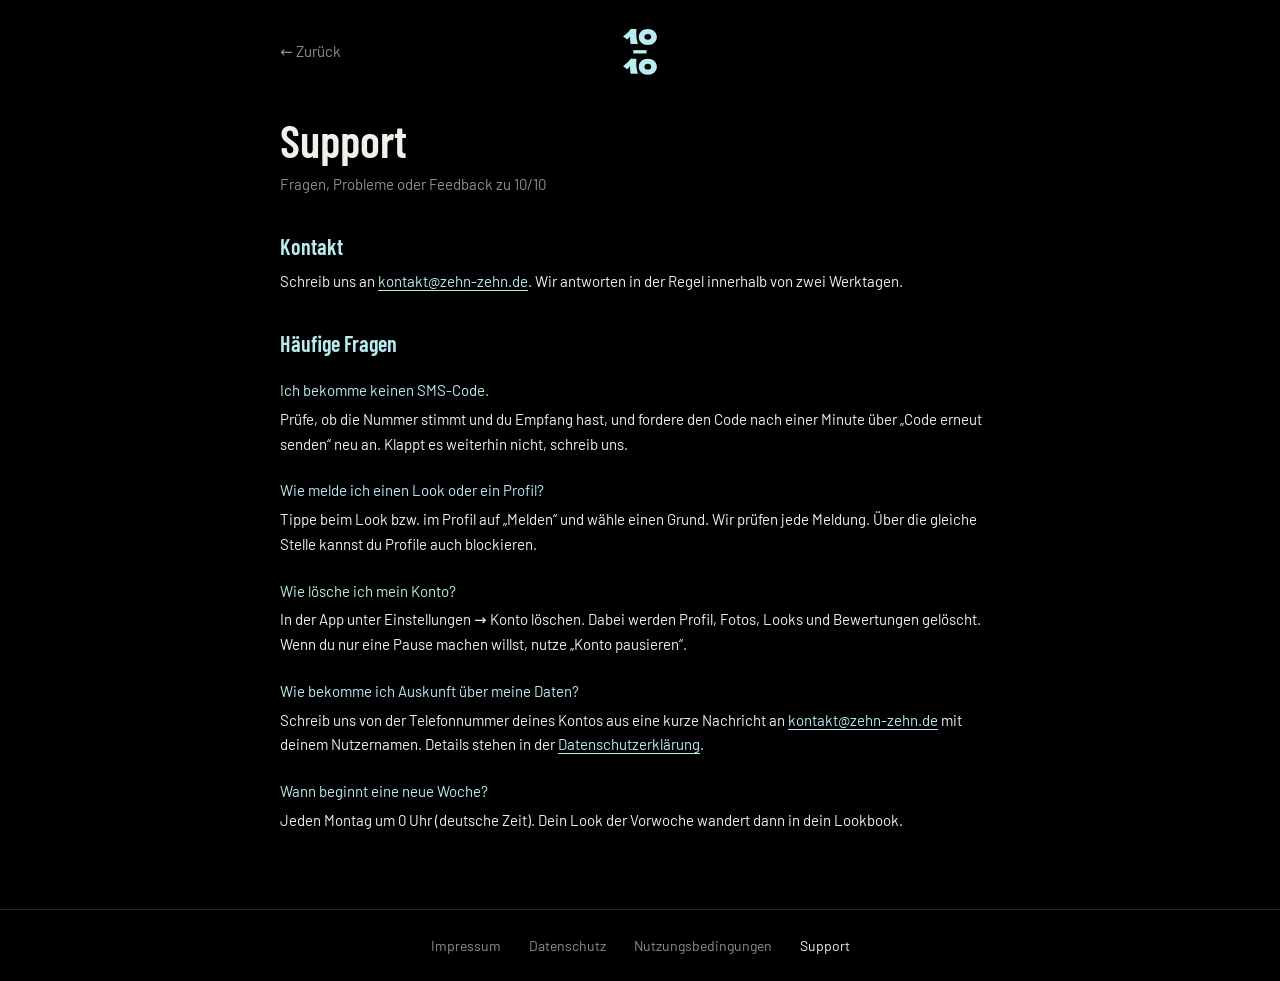
<file: support.html>
<!doctype html>
<html lang="de">
<head>
<meta charset="utf-8">
<meta name="viewport" content="width=device-width, initial-scale=1, viewport-fit=cover">
<title>Support – 10/10</title>
<meta name="description" content="Hilfe und Kontakt zur App 10/10.">
<meta name="theme-color" content="#000000">
<link rel="icon" href="favicon.ico" sizes="48x48">
<link rel="icon" href="favicon.svg" type="image/svg+xml">
<link rel="icon" href="icons/icon-32.png" type="image/png" sizes="32x32">
<link rel="icon" href="icons/icon-192.png" type="image/png" sizes="192x192">
<link rel="apple-touch-icon" href="apple-touch-icon.png">
<link rel="stylesheet" href="style.css">
</head>
<body>
<header class="top"><a class="back" href="./">← Zurück</a><a class="home" href="./"><svg viewBox="205 -225 1040 1375" role="img" aria-label="10/10 – zur Startseite">
<defs><path id="g1" d="M454 665H624C619 725 617 780 618 830C620 930 638 1010 666 1099H452C443 1030 437 960 438 880C410 915 380 942 346 969L235 872C320 820 392 752 454 665Z"/><path id="g0" fill-rule="evenodd" d="M951 662C1102 662 1212 759 1212 893C1212 1027 1102 1124 951 1124C800 1124 690 1027 690 893C690 759 800 662 951 662ZM951 809C1012 809 1049 840 1049 892C1049 945 1012 976 951 976C890 976 853 945 853 892C853 840 890 809 951 809Z"/></defs>
<g transform="translate(0 -861)"><use href="#g1"/><use href="#g0"/></g><rect x="531" y="415" width="384" height="96"/><use href="#g1"/><use href="#g0"/></svg></a></header>
<main class="text">
<h1>Support</h1>
<p class="stand">Fragen, Probleme oder Feedback zu 10/10</p>

<h2>Kontakt</h2>
<p>Schreib uns an <a href="mailto:kontakt@zehn-zehn.de">kontakt@zehn-zehn.de</a>. Wir antworten in der Regel innerhalb von zwei Werktagen.</p>

<h2>Häufige Fragen</h2>
<h3>Ich bekomme keinen SMS-Code.</h3>
<p>Prüfe, ob die Nummer stimmt und du Empfang hast, und fordere den Code nach einer Minute über
„Code erneut senden“ neu an. Klappt es weiterhin nicht, schreib uns.</p>

<h3>Wie melde ich einen Look oder ein Profil?</h3>
<p>Tippe beim Look bzw. im Profil auf „Melden“ und wähle einen Grund. Wir prüfen jede Meldung.
Über die gleiche Stelle kannst du Profile auch blockieren.</p>

<h3>Wie lösche ich mein Konto?</h3>
<p>In der App unter Einstellungen → Konto löschen. Dabei werden Profil, Fotos, Looks und
Bewertungen gelöscht. Wenn du nur eine Pause machen willst, nutze „Konto pausieren“.</p>

<h3>Wie bekomme ich Auskunft über meine Daten?</h3>
<p>Schreib uns von der Telefonnummer deines Kontos aus eine kurze Nachricht an <a href="mailto:kontakt@zehn-zehn.de">kontakt@zehn-zehn.de</a> mit deinem
Nutzernamen. Details stehen in der <a href="datenschutz.html">Datenschutzerklärung</a>.</p>

<h3>Wann beginnt eine neue Woche?</h3>
<p>Jeden Montag um 0 Uhr (deutsche Zeit). Dein Look der Vorwoche wandert dann in dein Lookbook.</p>
</main>
<footer>
  <a href="impressum.html">Impressum</a>
  <a href="datenschutz.html">Datenschutz</a>
  <a href="nutzungsbedingungen.html">Nutzungsbedingungen</a>
  <a href="support.html" aria-current="page">Support</a>
</footer>
</body>
</html>
</file>
<file: style.css>
/* Shared fonts and styles for the text pages (Impressum, Datenschutz, …).
   Fonts are self-hosted: no requests to Google or other third parties. */
@font-face {
  font-family: 'Barlow';
  src: url('fonts/Barlow-Regular.ttf') format('truetype');
  font-weight: 400;
  font-display: swap;
}
@font-face {
  font-family: 'Barlow Condensed';
  src: url('fonts/BarlowCondensed-SemiBold.ttf') format('truetype');
  font-weight: 600;
  font-display: swap;
}
@font-face {
  font-family: 'Rubik';
  src: url('fonts/rubik-900.woff2') format('woff2');
  font-weight: 900;
  font-display: block;
}

:root {
  --bg: #000;
  --ice: #b8ecf0;
  --text: #f2f0eb;
  --muted: #8a8f91;
  --line: rgba(184, 236, 240, .16);
}
* { box-sizing: border-box; margin: 0; padding: 0; }
html { background: var(--bg); }
body {
  background: var(--bg);
  color: var(--text);
  font: 400 15px/1.65 'Barlow', system-ui, sans-serif;
  -webkit-font-smoothing: antialiased;
  min-height: 100svh;
  display: flex;
  flex-direction: column;
}

.top {
  width: min(100% - 32px, 720px);
  margin: 0 auto;
  padding: 28px 0 0;
}
/* Back link left, logo centred */
.top { display: grid; grid-template-columns: 1fr auto 1fr; align-items: center; }
.top .back { color: var(--muted); text-decoration: none; padding: 8px 0; }
.top .back:hover { color: var(--text); }
.top .home { display: inline-block; color: var(--ice); }
.top svg { display: block; width: 36px; height: auto; fill: currentColor; }

main.text {
  width: min(100% - 32px, 720px);
  margin: 0 auto;
  padding: 40px 0 64px;
  flex: 1 0 auto;
}
.text h1 {
  font: 600 clamp(34px, 7vw, 46px)/1.05 'Barlow Condensed', system-ui, sans-serif;
  margin-bottom: 8px;
}
.text .stand { color: var(--muted); margin-bottom: 36px; }
.text h2 {
  font: 600 22px/1.2 'Barlow Condensed', system-ui, sans-serif;
  color: var(--ice);
  margin: 36px 0 10px;
}
.text h3 { font-size: inherit; font-weight: 400; color: var(--ice); margin: 22px 0 4px; }
.text p, .text ul { margin-bottom: 12px; }
.text ul { padding-left: 20px; }
.text li { margin-bottom: 4px; }
.text a { color: var(--ice); text-underline-offset: 3px; }
.text address { font-style: normal; margin-bottom: 12px; }
.text .muted { color: var(--muted); }

footer {
  padding: 24px 12px calc(24px + env(safe-area-inset-bottom));
  border-top: 1px solid var(--line);
  display: flex;
  justify-content: center;
  /* Always one row: spacing and size shrink on narrow phones */
  gap: clamp(8px, 3.6vw, 28px);
  font-size: clamp(11px, 3.4vw, 14px);
  white-space: nowrap;
  color: var(--muted);
}
footer a { color: inherit; text-decoration: none; }
footer a:hover, footer a[aria-current] { color: var(--text); }

/* Placeholder still to be filled in before going live */
mark { background: var(--ice); color: #000; padding: 0 4px; }
</file>
